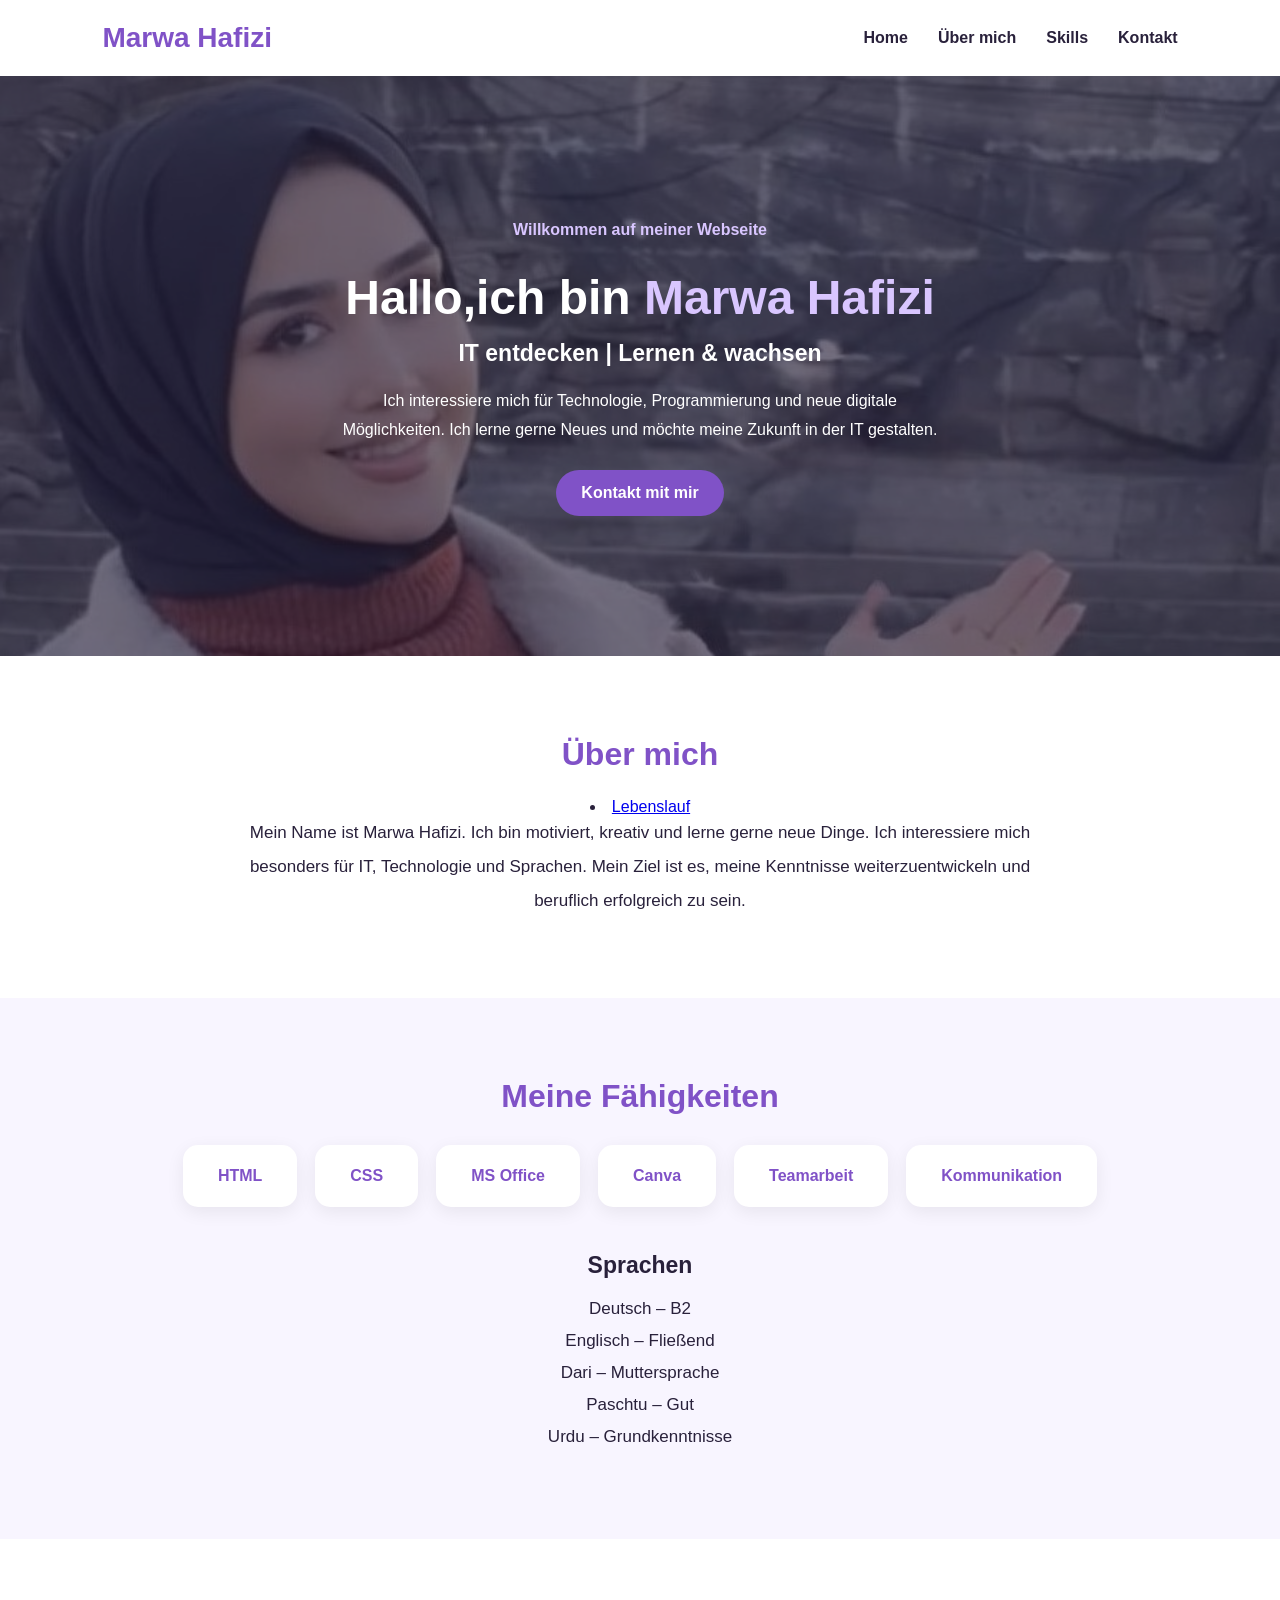
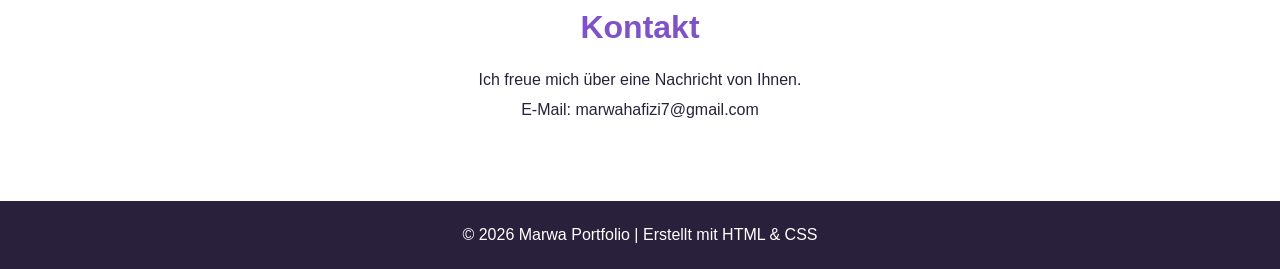
<file: index.html>
<!DOCTYPE html>
<html lang="de">
<head>
    <meta charset="UTF-8">
    <meta name="viewport" content="width=device-width, initial-scale=1.0">
    <title>Marwa Hafizi Portfolio</title>
    <link rel="stylesheet" href="style.css">
</head>
<body>

    <header>
        <nav>
            <div class="logo">Marwa Hafizi</div>
            <ul>
                <li><a href="#home">Home</a></li>
                <li><a href="#about">Über mich</a></li>
                <li><a href="#skills">Skills</a></li>
                <li><a href="#contact">Kontakt</a></li>
            </ul>
        </nav>
    </header>

    <section class="hero" id="home">
        <div class="hero-text">
            <p class="welcome">Willkommen auf meiner Webseite</p>
            <h1>Hallo,ich bin <span>Marwa Hafizi </span></h1>
            <h2>IT entdecken | Lernen & wachsen</h2>
            <p>
                Ich interessiere mich für Technologie,
                Programmierung und neue digitale Möglichkeiten.
                Ich lerne gerne Neues und möchte meine Zukunft
                in der IT gestalten.
            </p>
            <a href="#contact" class="btn">Kontakt mit mir</a>
        </div>
    </section>

    <section class="about" id="about">
        <h2>Über mich</h2> 
        <li><a href ="lebens luf.html1.html">Lebenslauf</a></li>
        <p>
            Mein Name ist Marwa Hafizi. Ich bin motiviert, kreativ
            und lerne gerne neue Dinge. Ich interessiere mich
            besonders für IT, Technologie und Sprachen.
            Mein Ziel ist es, meine Kenntnisse weiterzuentwickeln
            und beruflich erfolgreich zu sein.
        </p>
    </section>

    <section class="skills" id="skills">
        <h2>Meine Fähigkeiten</h2>
        <div class="skill-container">
            <div class="skill-card">HTML</div>
            <div class="skill-card">CSS</div>
            <div class="skill-card">MS Office</div>
            <div class="skill-card">Canva</div>
            <div class="skill-card">Teamarbeit</div>
            
            <div class="skill-card">Kommunikation</div>
        </div>
        <h3>Sprachen</h3>
        <div class="languages">
            <p>Deutsch – B2</p>
            <p>Englisch – Fließend</p>
            <p>Dari – Muttersprache</p>
            <p>Paschtu – Gut</p>
            <p>Urdu – Grundkenntnisse</p>
        </div>
    </section>

    <section class="contact" id="contact">
        <h2>Kontakt</h2>
        <p>Ich freue mich über eine Nachricht von Ihnen.</p>
        <p>E-Mail: marwahafizi7@gmail.com</p>
    </section>

    <footer>
        <p>© 2026 Marwa Portfolio | Erstellt mit HTML & CSS</p>
    </footer>

</body>
</html>
</file>
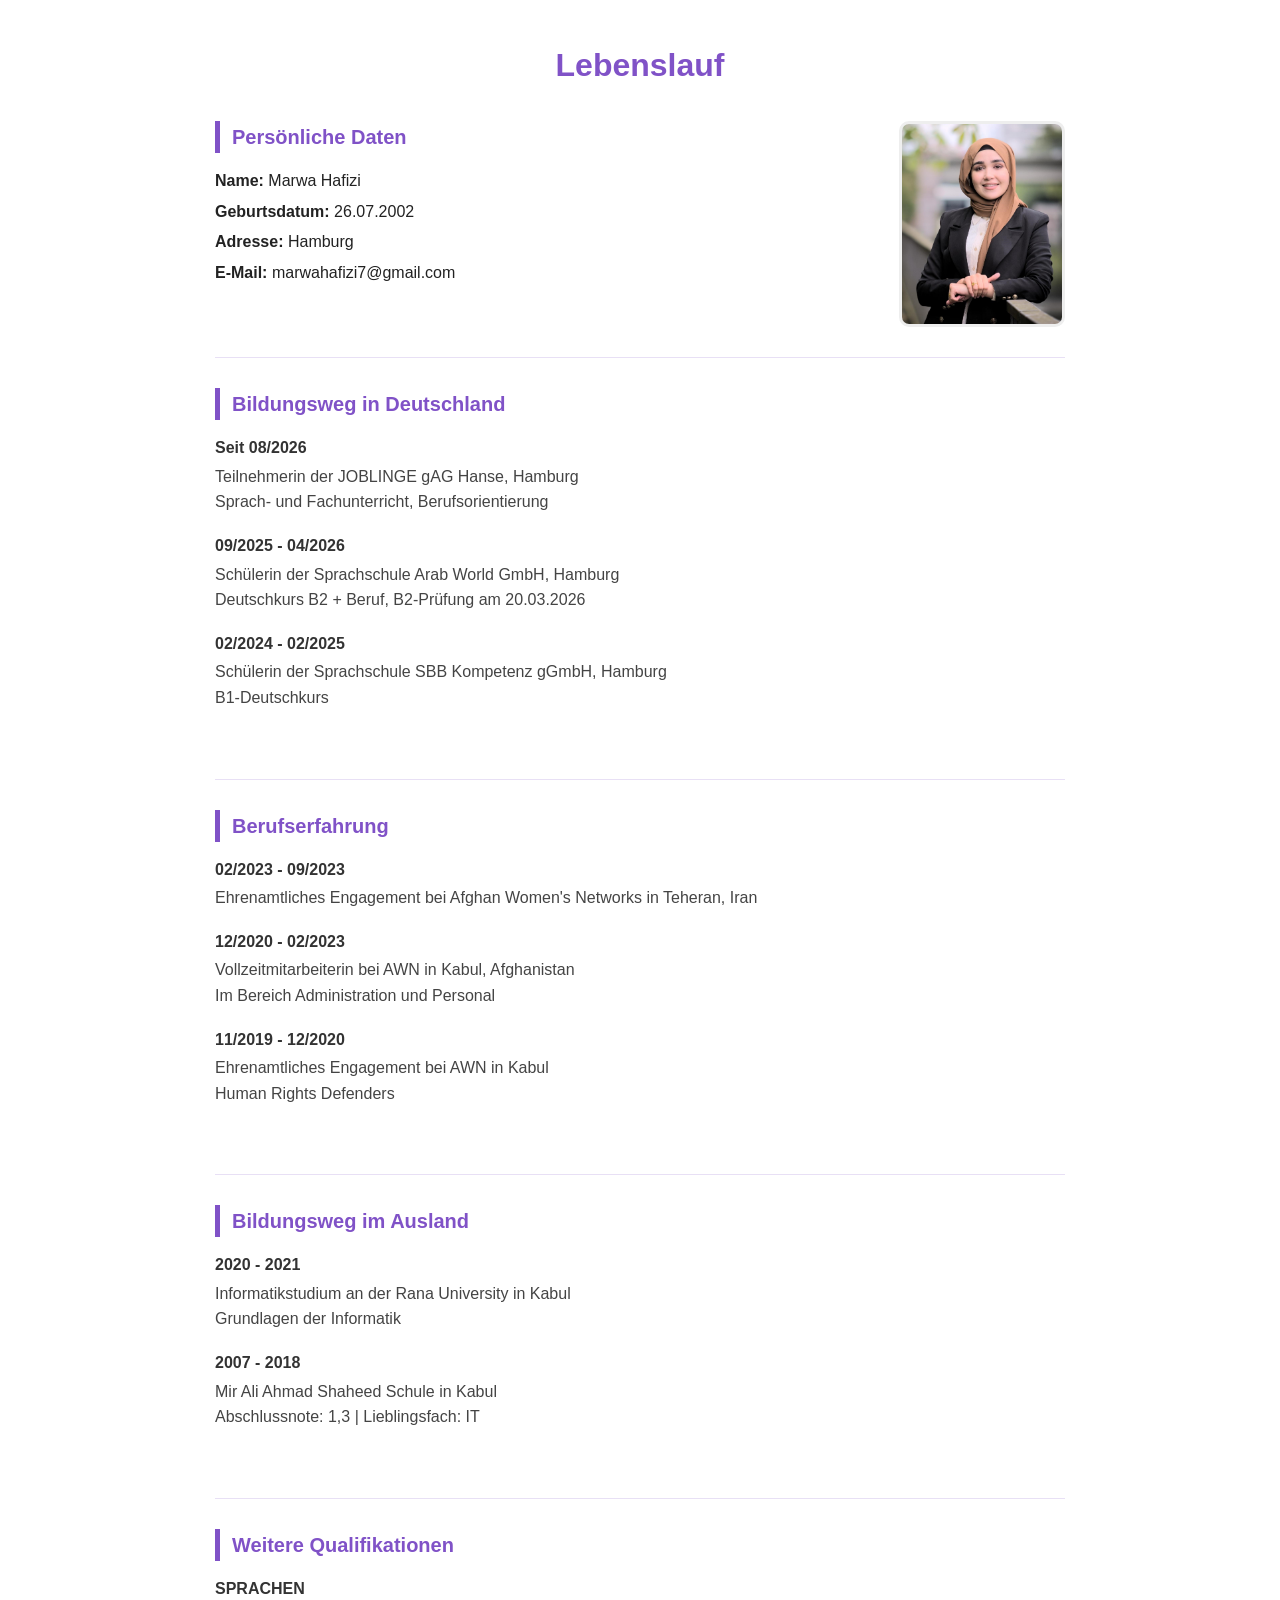
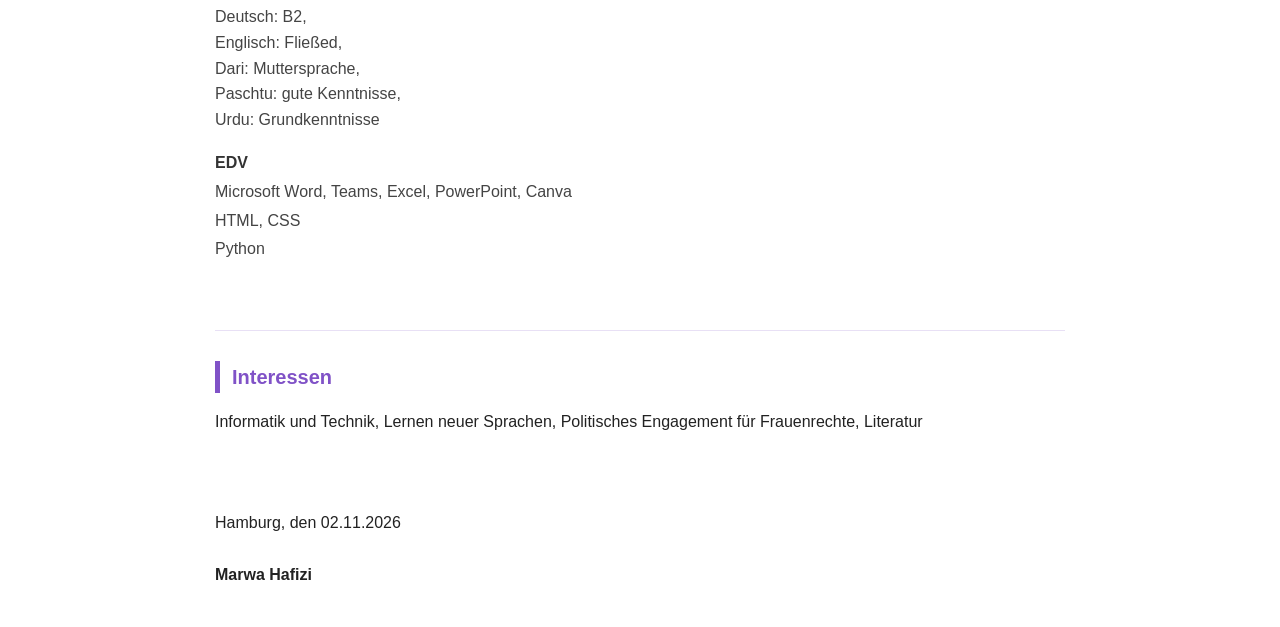
<file: lebens luf.html1.html>
<!DOCTYPE html>
<html lang="de">
<head>
<meta charset="UTF-8">
<meta name="viewport" content="width=device-width, initial-scale=1.0">
<title>Lebenslauf - Marwa Hafizi</title>
<style>
  body { font-family: Arial, sans-serif; max-width: 850px; margin: 40px auto; padding: 0 25px; color: #222; line-height: 1.6; }
  h1 { text-align: center; color: #8052c7; font-size: 32px; margin-bottom: 30px; }
  h2 { color: #8052c7; font-size: 20px; font-weight: bold; margin-bottom: 15px; margin-top: 0; border-left: 5px solid #8052c7; padding-left: 12px; }
  .top-section { display: flex; gap: 30px; align-items: flex-start; margin-bottom: 20px; justify-content: space-between; }
  .top-section img { width: 160px; height: 200px; object-fit: cover; border-radius: 10px; border: 3px solid #eee; }
  display: block;
  margin: auto 0;
  }
  .personal-data { flex: 1; }
  .personal-data p { margin: 5px 0; }
  .abschnitt { margin-bottom: 25px; padding-bottom: 20px; }
  .job { margin-bottom: 18px; }
  .job strong { display: block; color: #333; }
  .job p { margin: 3px 0 0 0; color: #444; }
  hr { border: none; border-top: 1.5px solid #e8e0f5; margin: 30px 0; }
  .unterschrift { margin-top: 40px; }
@media(max-width:600px){
    .top-section { flex-direction: column; align-items: center; text-align: center; }
    ...
}

</style>
</head>
<body>

<h1>Lebenslauf</h1>

<div class="top-section">
  <div class="personal-data">
    <h2>Persönliche Daten</h2>
    <p><strong>Name:</strong> Marwa Hafizi</p>
    <p><strong>Geburtsdatum:</strong> 26.07.2002</p>
    <p><strong>Adresse:</strong>  Hamburg </p>
    <p><strong>E-Mail:</strong> marwahafizi7@gmail.com</p>
  </div>
  <img src="Marwa.jpeg" alt="Marwa Hafizi">
</div>

<hr>

<div class="abschnitt">
  <h2>Bildungsweg in Deutschland</h2>
  <div class="job">
    <strong>Seit 08/2026</strong>
    <p>Teilnehmerin der JOBLINGE gAG Hanse, Hamburg<br>Sprach- und Fachunterricht, Berufsorientierung</p>
  </div>
  <div class="job">
    <strong>09/2025 - 04/2026</strong>
    <p>Schülerin der Sprachschule Arab World GmbH, Hamburg<br>Deutschkurs B2 + Beruf, B2-Prüfung am 20.03.2026</p>
  </div>
  <div class="job">
    <strong>02/2024 - 02/2025</strong>
    <p>Schülerin der Sprachschule SBB Kompetenz gGmbH, Hamburg<br>B1-Deutschkurs</p>
  </div>
</div>

<hr>

<div class="abschnitt">
  <h2>Berufserfahrung</h2>
  <div class="job">
    <strong>02/2023 - 09/2023</strong>
    <p>Ehrenamtliches Engagement bei Afghan Women's Networks in Teheran, Iran</p>
  </div>
  <div class="job">
    <strong>12/2020 - 02/2023</strong>
    <p>Vollzeitmitarbeiterin bei AWN in Kabul, Afghanistan<br>Im Bereich Administration und Personal</p>
  </div>
  <div class="job">
    <strong>11/2019 - 12/2020</strong>
    <p>Ehrenamtliches Engagement bei AWN in Kabul<br>Human Rights Defenders</p>
  </div>
</div>

<hr>

<div class="abschnitt">
  <h2>Bildungsweg im Ausland</h2>
  <div class="job">
    <strong>2020 - 2021</strong>
    <p>Informatikstudium an der Rana University in Kabul<br>Grundlagen der Informatik</p>
  </div>
  <div class="job">
    <strong>2007 - 2018</strong>
    <p>Mir Ali Ahmad Shaheed Schule in Kabul<br>Abschlussnote: 1,3 | Lieblingsfach: IT</p>
  </div>
</div>

<hr>

<div class="abschnitt">
  <h2>Weitere Qualifikationen</h2>
  <div class="job">
    <strong>SPRACHEN</strong>
    <p>Deutsch: B2,<br>
       Englisch: Fließed,<br>
        Dari: Muttersprache,<br>
         Paschtu: gute Kenntnisse,<br>
          Urdu: Grundkenntnisse</p>
  </div>
  <div class="job">
    <strong>EDV</strong>
    <p>Microsoft Word, Teams, Excel, PowerPoint, Canva</p>
    <p>HTML, CSS</p> 
    <P>Python</P>
  </div>
</div>

<hr>

<div class="abschnitt">
  <h2>Interessen</h2>
  <p>Informatik und Technik,
     Lernen neuer Sprachen,
      Politisches Engagement für Frauenrechte,
       Literatur</p>
</div>

<div class="unterschrift">
  <p>Hamburg, den 02.11.2026<br><br><strong>Marwa Hafizi</strong></p>
</div>

</body>
</html>
</file>
<file: style.css>
*{
    margin: 0;
    padding: 0;
    box-sizing: border-box;
    font-family: Arial, sans-serif;
    scroll-behavior: smooth;
}
body {
    background: #f8f5ff;
    color: #29213b;
}
header {
    background: white;
    padding: 22px 8%;
    box-shadow: 0 3px 15px rgba(0, 0, 0, 0.06);
}
nav {
    display: flex;
    justify-content: space-between;
    align-items: center;
}
.logo {
    font-size: 28px;
    font-weight: bold;
    color: #8052c7;
}
nav ul {
    display: flex;
    list-style: none;
    gap: 30px;
}
nav a {
    text-decoration: none;
    color: #29213b;
    font-weight: bold;
}
nav a:hover {
    color: #8052c7;
}


.hero {
    background-image: url('Marwa.jpg');
    background-size: cover;
    background-position: center top;
    min-height: 580px;
    padding: 70px 10%;
    display: flex;
    align-items: center;
    justify-content: center;
    text-align: center;
    position: relative;
    color: white;
}
.hero::before {
    content: '';
    position: absolute;
    top: 0; left: 0; right: 0; bottom: 0;
    background: rgba(41, 33, 59, 0.65);
}
.hero-text {
    position: relative;
    z-index: 2;
    max-width: 600px;
}
.welcome {
    color: #d9c6ff;
    font-weight: bold;
    margin-bottom: 15px;
}
.hero h1 {
    font-size: 48px;
    margin-bottom: 15px;
}
.hero h1 span {
    color: #d9c6ff;
}
.hero h2 {
    font-size: 23px;
    margin-bottom: 20px;
}
.hero-text p {
    line-height: 1.8;
    margin-bottom: 25px;
}
.btn {
    display: inline-block;
    background: #8052c7;
    color: white;
    padding: 14px 25px;
    border-radius: 30px;
    text-decoration: none;
    font-weight: bold;
}
.btn:hover {
    background: #6236a5;
}
.about {
    padding: 80px 12%;
    text-align: center;
    background: white;
}
.about h2,
.skills h2,
.contact h2 {
    color: #8052c7;
    font-size: 32px;
    margin-bottom: 25px;
}
.about p {
    max-width: 800px;
    margin: auto;
    line-height: 2;
    font-size: 17px;
}
.skills {
    padding: 80px 10%;
    text-align: center;
}
.skill-container {
    display: flex;
    flex-wrap: wrap;
    justify-content: center;
    gap: 18px;
    margin: 30px 0 45px;
}
.skill-card {
    background: white;
    padding: 22px 35px;
    border-radius: 15px;
    color: #8052c7;
    font-weight: bold;
    box-shadow: 0 5px 18px rgba(0, 0, 0, 0.07);
}
.skills h3 {
    font-size: 23px;
    margin-bottom: 20px;
}
.languages p {
    margin: 12px;
    font-size: 17px;
}
.contact {
    padding: 70px 10%;
    text-align: center;
    background: white;
}
.contact p {
    margin: 12px;
}
footer {
    background: #29213b;
    color: white;
    text-align: center;
    padding: 25px;
}
@media (max-width: 700px) {
    nav {
        flex-direction: column;
        gap: 20px;
    }
    nav ul {
        flex-wrap: wrap;
        justify-content: center;
        gap: 15px;
    }
    .hero {
        padding: 50px 7%;
    }
    .hero h1 {
        font-size: 36px;
    }
}
</file>
